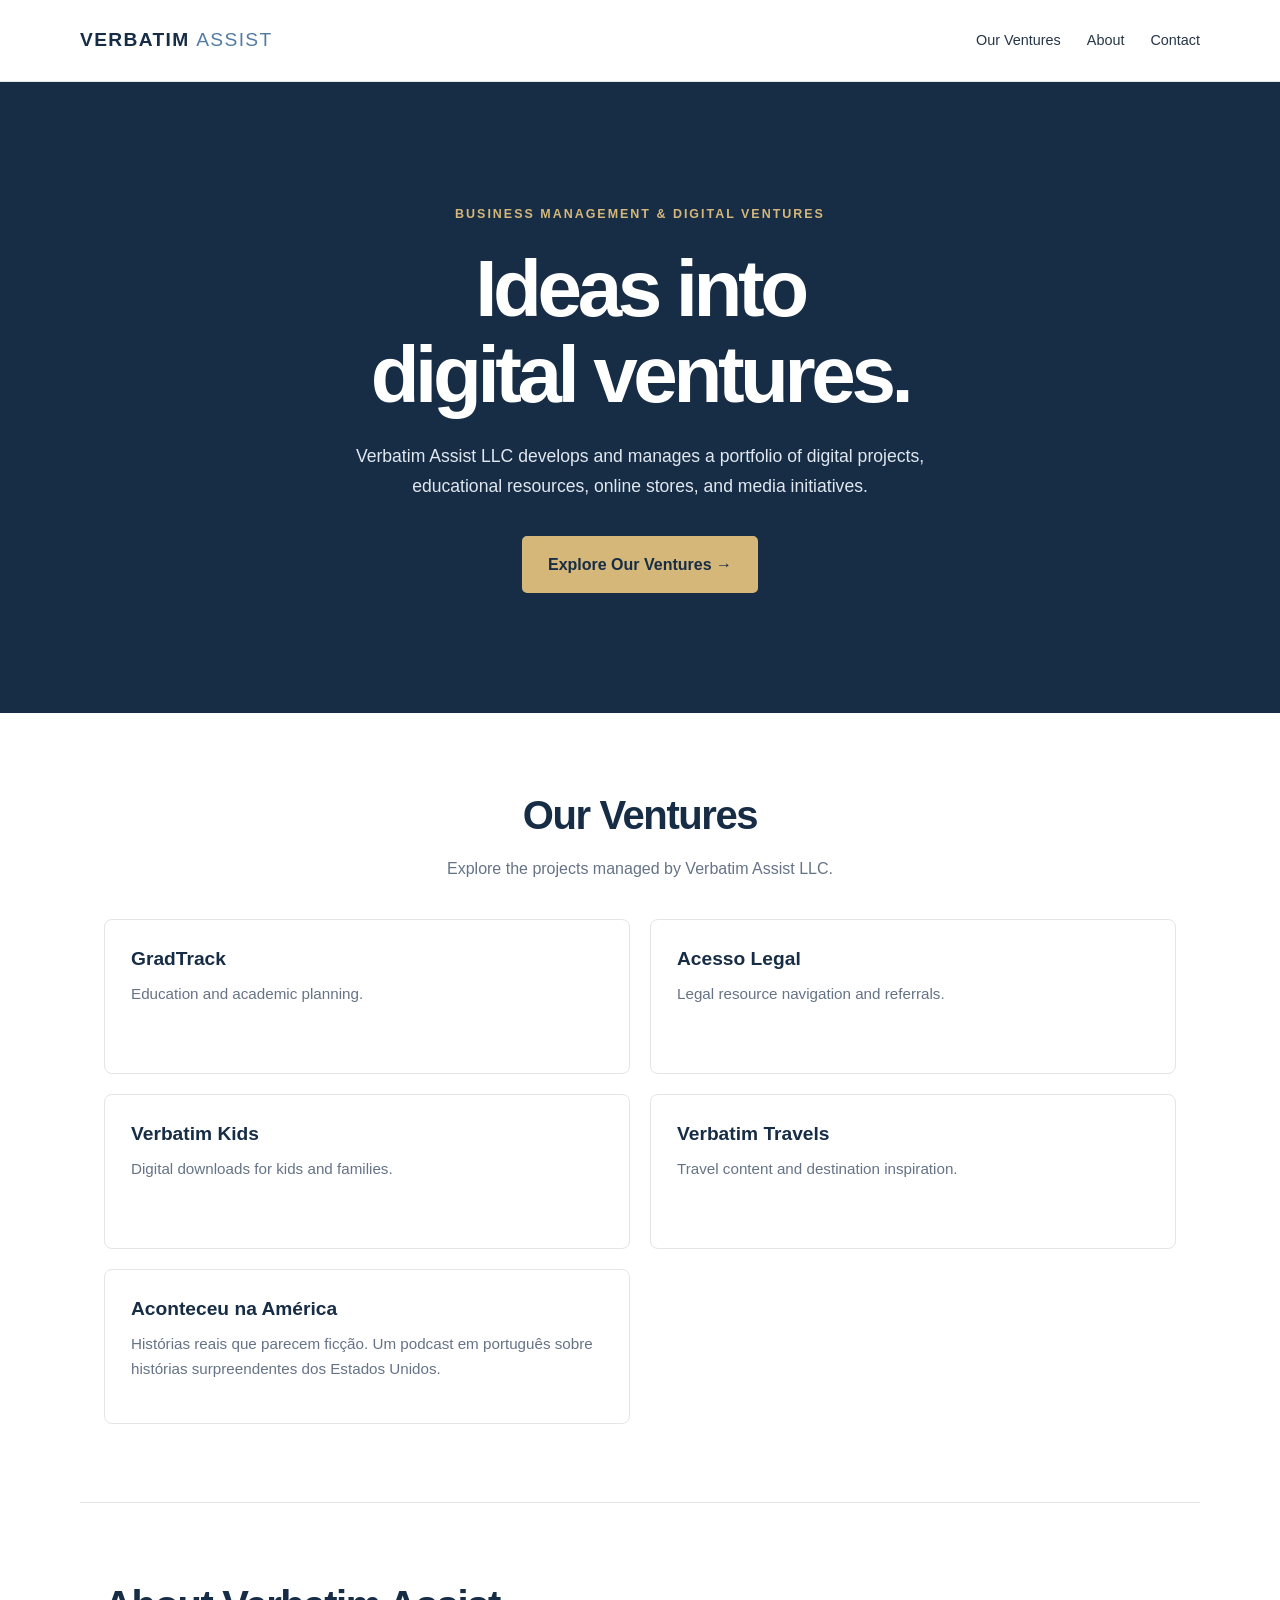
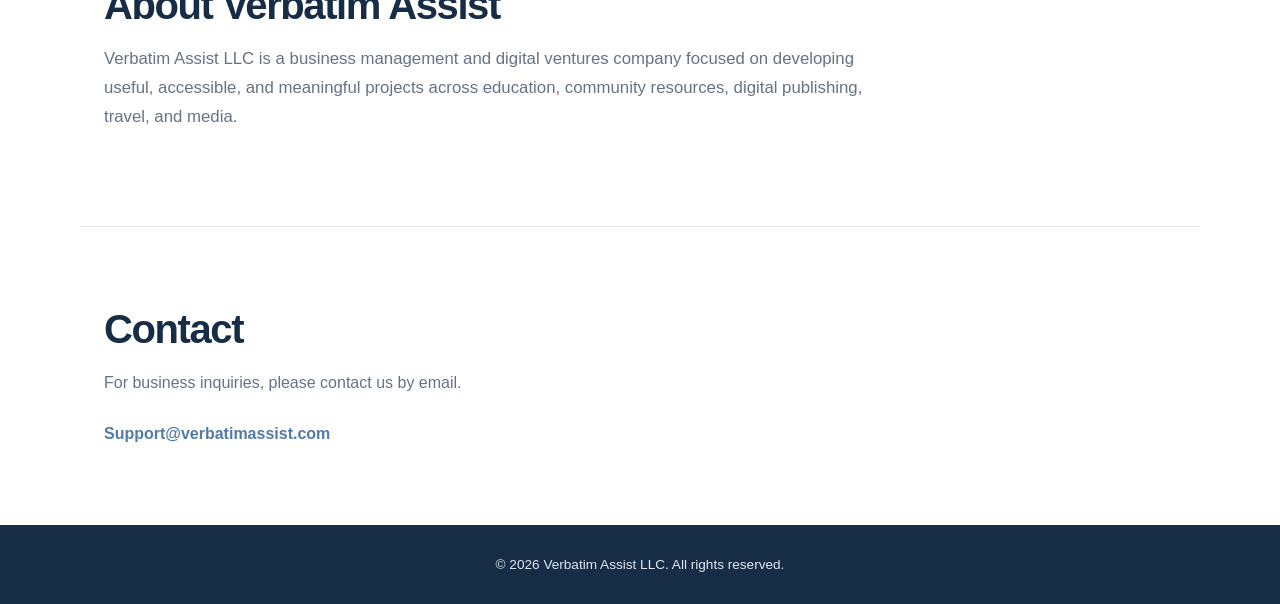
<file: index.html>
<!DOCTYPE html>
<html lang="en">
<head>
  <meta charset="UTF-8">
  <meta name="viewport" content="width=device-width, initial-scale=1.0">
  <meta name="description" content="Verbatim Assist LLC manages and develops a portfolio of digital ventures.">
  <title>Verbatim Assist LLC | Digital Ventures</title>
  <link rel="stylesheet" href="style.css">
</head>
<body>
  <header>
    <a class="logo" href="/">VERBATIM <span>ASSIST</span></a>
    <nav>
      <a href="#ventures">Our Ventures</a>
      <a href="#about">About</a>
      <a href="#contact">Contact</a>
    </nav>
  </header>

  <main>
    <section class="hero">
      <p class="eyebrow">BUSINESS MANAGEMENT & DIGITAL VENTURES</p>
      <h1>Ideas into<br>digital ventures.</h1>
      <p>Verbatim Assist LLC develops and manages a portfolio of digital projects, educational resources, online stores, and media initiatives.</p>
      <a class="button" href="#ventures">Explore Our Ventures →</a>
    </section>

    <section id="ventures">
      <h2>Our Ventures</h2>
      <p>Explore the projects managed by Verbatim Assist LLC.</p>
      <div class="cards">
        <a class="card" href="https://gradtrackapp.com/">
          <h3>GradTrack</h3>
          <p>Education and academic planning.</p>
        </a>
        <a class="card" href="https://acessolegal.org/">
          <h3>Acesso Legal</h3>
          <p>Legal resource navigation and referrals.</p>
        </a>
        <a class="card" href="https://www.etsy.com/">
          <h3>Verbatim Kids</h3>
          <p>Digital downloads for kids and families.</p>
        </a>
        <a class="card" href="https://www.instagram.com/">
          <h3>Verbatim Travels</h3>
          <p>Travel content and destination inspiration.</p>
        </a>
        <a class="card" href="https://aconteceunaamerica.com/">
          <h3>Aconteceu na América</h3>
          <p>Histórias reais que parecem ficção. Um podcast em português sobre histórias surpreendentes dos Estados Unidos.</p>
        </a>
      </div>
    </section>

    <section id="about">
      <h2>About Verbatim Assist</h2>
      <p>Verbatim Assist LLC is a business management and digital ventures company focused on developing useful, accessible, and meaningful projects across education, community resources, digital publishing, travel, and media.</p>
    </section>

    <section id="contact">
      <h2>Contact</h2>
      <p>For business inquiries, please contact us by email.</p>
      <a href="mailto:Support@verbatimassist.com">Support@verbatimassist.com</a>
    </section>
  </main>

  <footer>
    <p>© 2026 Verbatim Assist LLC. All rights reserved.</p>
  </footer>
</body>
</html>
</file>
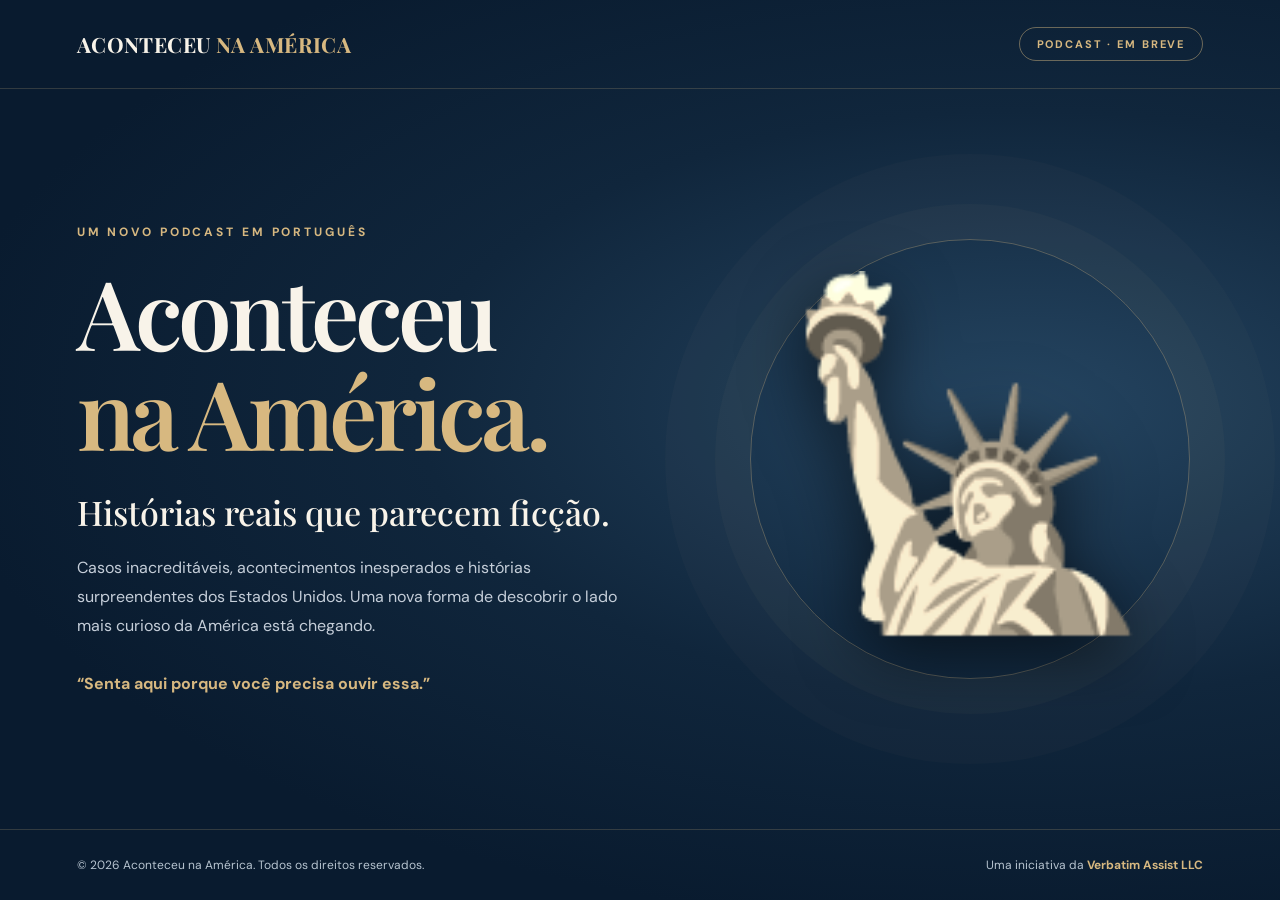
<file: aconteceu-na-america/index.html>
<!doctype html><html lang="pt-BR"><head><meta charset="utf-8"><meta name="viewport" content="width=device-width,initial-scale=1"><meta name="theme-color" content="#0b1d32"><meta name="description" content="Aconteceu na América — histórias reais que parecem ficção. Um novo podcast em português."><title>Aconteceu na América | Em breve</title><link href="https://fonts.googleapis.com/css2?family=DM+Sans:wght@400;500;700&family=Playfair+Display:wght@500;600;700&display=swap" rel="stylesheet"><style>*{box-sizing:border-box}body{margin:0;color:#f8f3e9;background:#091b2f;font-family:'DM Sans',Arial,sans-serif}.wrap{min-height:100svh;display:flex;flex-direction:column;overflow:hidden;background:radial-gradient(ellipse at 80% 45%,#254561 0%,#10263c 42%,#091b2f 75%)}header,footer{display:flex;align-items:center;justify-content:space-between;padding:27px clamp(22px,6vw,90px);gap:20px}header{border-bottom:1px solid #d4b78333}.logo{font:700 21px 'Playfair Display',Georgia,serif;letter-spacing:.02em}.logo span,.gold{color:#d7b880}.pill{border:1px solid #d7b88077;color:#d7b880;border-radius:50px;padding:9px 17px;text-transform:uppercase;letter-spacing:.17em;font-size:11px;font-weight:700}main{flex:1;width:min(1300px,100%);margin:auto;display:grid;grid-template-columns:1.15fr .85fr;align-items:center;padding:60px clamp(22px,6vw,90px);gap:30px}.eyebrow{text-transform:uppercase;letter-spacing:.24em;color:#d7b880;font-size:12px;font-weight:700}h1{font:600 clamp(55px,7.5vw,106px)/1.04 'Playfair Display',Georgia,serif;letter-spacing:-.045em;margin:22px 0 28px}h2{font:500 clamp(23px,3vw,34px)/1.3 'Playfair Display',Georgia,serif;margin:0 0 20px}p{max-width:560px;color:#c5ced9;line-height:1.8;font-size:16px}.quote{margin-top:32px;color:#d7b880;font-weight:700}.illustration{display:flex;justify-content:center;align-items:center;position:relative;min-height:460px}.ring{position:absolute;width:min(38vw,440px);aspect-ratio:1;border:1px solid #d7b88055;border-radius:50%;box-shadow:0 0 0 35px #d7b88008,0 0 0 85px #d7b88005}.statue{font-size:clamp(170px,25vw,350px);filter:sepia(1) saturate(.6) drop-shadow(0 18px 32px #0009);line-height:1}footer{border-top:1px solid #d4b78333;color:#b7c4d0;font-size:12px}footer strong{color:#d7b880}@media(max-width:800px){main{grid-template-columns:1fr;text-align:center;padding-top:35px}.illustration{grid-row:1;min-height:220px}.statue{font-size:175px}.ring{width:230px}p{margin-left:auto;margin-right:auto}footer{flex-direction:column;text-align:center}.logo{font-size:16px}.pill{font-size:9px;padding:8px 10px}}</style></head><body><div class="wrap"><header><div class="logo">ACONTECEU <span>NA AMÉRICA</span></div><div class="pill">Podcast · Em breve</div></header><main><section><div class="eyebrow">Um novo podcast em português</div><h1>Aconteceu<br><span class="gold">na América.</span></h1><h2>Histórias reais que parecem ficção.</h2><p>Casos inacreditáveis, acontecimentos inesperados e histórias surpreendentes dos Estados Unidos. Uma nova forma de descobrir o lado mais curioso da América está chegando.</p><div class="quote">“Senta aqui porque você precisa ouvir essa.”</div></section><div class="illustration" aria-hidden="true"><div class="ring"></div><div class="statue">🗽</div></div></main><footer><span>© 2026 Aconteceu na América. Todos os direitos reservados.</span><span>Uma iniciativa da <strong>Verbatim Assist LLC</strong></span></footer></div></body></html>
</file>
<file: style.css>
/* VERBATIM ASSIST LLC
   Brand: Minimal, professional, mobile-first
   Palette: Navy, muted blue, warm cream, soft gold
*/

:root {
  --navy: #172D46;
  --blue: #527BA5;
  --cream: #F5F3EE;
  --white: #FFFFFF;
  --gold: #D5B779;
  --text: #263547;
  --muted: #667386;
  --border: #E4E5E7;
  --max-width: 1120px;
}

* {
  box-sizing: border-box;
}

html {
  scroll-behavior: smooth;
  scroll-padding-top: 90px;
}

body {
  margin: 0;
  background: var(--white);
  color: var(--text);
  font-family: "Segoe UI", Arial, sans-serif;
  font-size: 16px;
  line-height: 1.7;
}

a {
  color: inherit;
  text-decoration: none;
}

a:focus-visible {
  outline: 3px solid var(--gold);
  outline-offset: 4px;
}

/* Header and wordmark */

header {
  width: 100%;
  min-height: 82px;
  padding: 18px max(24px, calc((100% - var(--max-width)) / 2));
  display: flex;
  align-items: center;
  justify-content: space-between;
  gap: 24px;
  background: var(--white);
  border-bottom: 1px solid var(--border);
}

.logo {
  color: var(--navy);
  font-size: 1.2rem;
  font-weight: 800;
  letter-spacing: 0.07em;
  white-space: nowrap;
}

.logo span {
  color: var(--blue);
  font-weight: 500;
}

nav {
  display: flex;
  flex-wrap: wrap;
  align-items: center;
  justify-content: flex-end;
  gap: 26px;
}

nav a {
  color: var(--text);
  font-size: 0.9rem;
  transition: color 0.2s ease;
}

nav a:hover {
  color: var(--blue);
}

/* Main landing section */

.hero {
  padding: 110px 24px 120px;
  background: var(--navy);
  color: var(--white);
  text-align: center;
}

.hero > * {
  max-width: 760px;
  margin-left: auto;
  margin-right: auto;
}

.eyebrow {
  margin-bottom: 20px;
  color: var(--gold);
  font-size: 0.78rem;
  font-weight: 700;
  letter-spacing: 0.16em;
}

.hero h1 {
  margin-top: 0;
  margin-bottom: 24px;
  font-size: clamp(2.7rem, 7vw, 5rem);
  font-weight: 650;
  letter-spacing: -0.055em;
  line-height: 1.08;
}

.hero > p:not(.eyebrow) {
  max-width: 650px;
  margin-bottom: 34px;
  color: #E0E7EF;
  font-size: 1.1rem;
}

.button {
  display: inline-block;
  padding: 13px 24px;
  border: 2px solid var(--gold);
  border-radius: 5px;
  background: var(--gold);
  color: var(--navy);
  font-weight: 700;
  transition: background 0.2s ease, transform 0.2s ease;
}

.button:hover {
  background: #E4CA92;
  transform: translateY(-2px);
}

/* Shared content sections */

main > section:not(.hero) {
  max-width: var(--max-width);
  margin: 0 auto;
  padding: 78px 24px;
}

h2 {
  margin-top: 0;
  margin-bottom: 12px;
  color: var(--navy);
  font-size: clamp(1.8rem, 4vw, 2.5rem);
  letter-spacing: -0.035em;
  line-height: 1.2;
}

section > p {
  color: var(--muted);
}

#ventures {
  text-align: center;
}

#ventures > p {
  margin-bottom: 36px;
}

/* Venture cards */

.cards {
  display: grid;
  grid-template-columns: repeat(2, minmax(0, 1fr));
  gap: 20px;
  margin-top: 34px;
  text-align: left;
}

.card {
  display: block;
  min-height: 155px;
  padding: 26px;
  border: 1px solid var(--border);
  border-radius: 8px;
  background: var(--white);
  transition: border-color 0.2s ease, box-shadow 0.2s ease,
    transform 0.2s ease;
}

.card:hover {
  border-color: var(--blue);
  box-shadow: 0 10px 30px rgba(23, 45, 70, 0.08);
  transform: translateY(-3px);
}

.card h3 {
  margin: 0 0 8px;
  color: var(--navy);
  font-size: 1.2rem;
  line-height: 1.4;
}

.card p {
  margin: 0;
  color: var(--muted);
  font-size: 0.95rem;
}

/* About section */

#about {
  border-top: 1px solid var(--border);
}

#about p {
  max-width: 780px;
  font-size: 1.05rem;
}

/* Contact section */

#contact {
  border-top: 1px solid var(--border);
}

#contact a {
  display: inline-block;
  margin-top: 8px;
  color: var(--blue);
  font-weight: 600;
  overflow-wrap: anywhere;
}

#contact a:hover {
  color: var(--navy);
  text-decoration: underline;
}

/* Footer */

footer {
  padding: 28px 24px;
  background: var(--navy);
  color: #E0E7EF;
  text-align: center;
}

footer p {
  margin: 0;
  font-size: 0.85rem;
}

/* Mobile layout */

@media (max-width: 640px) {
  header {
    padding: 18px 20px;
    flex-direction: column;
    align-items: flex-start;
    gap: 14px;
  }

  nav {
    width: 100%;
    justify-content: flex-start;
    gap: 12px 20px;
  }

  nav a {
    font-size: 0.85rem;
  }

  .hero {
    padding: 78px 22px 84px;
    text-align: left;
  }

  .hero > * {
    margin-left: 0;
    margin-right: 0;
  }

  .hero h1 {
    font-size: clamp(2.7rem, 12vw, 4rem);
  }

  .hero > p:not(.eyebrow) {
    font-size: 1rem;
  }

  main > section:not(.hero) {
    padding: 56px 22px;
  }

  .cards {
    grid-template-columns: 1fr;
    gap: 14px;
  }

  .card {
    min-height: auto;
    padding: 22px;
  }
}

@media (prefers-reduced-motion: reduce) {
  html {
    scroll-behavior: auto;
  }

  *,
  *::before,
  *::after {
    transition-duration: 0.01ms !important;
    animation-duration: 0.01ms !important;
  }
}
</file>
